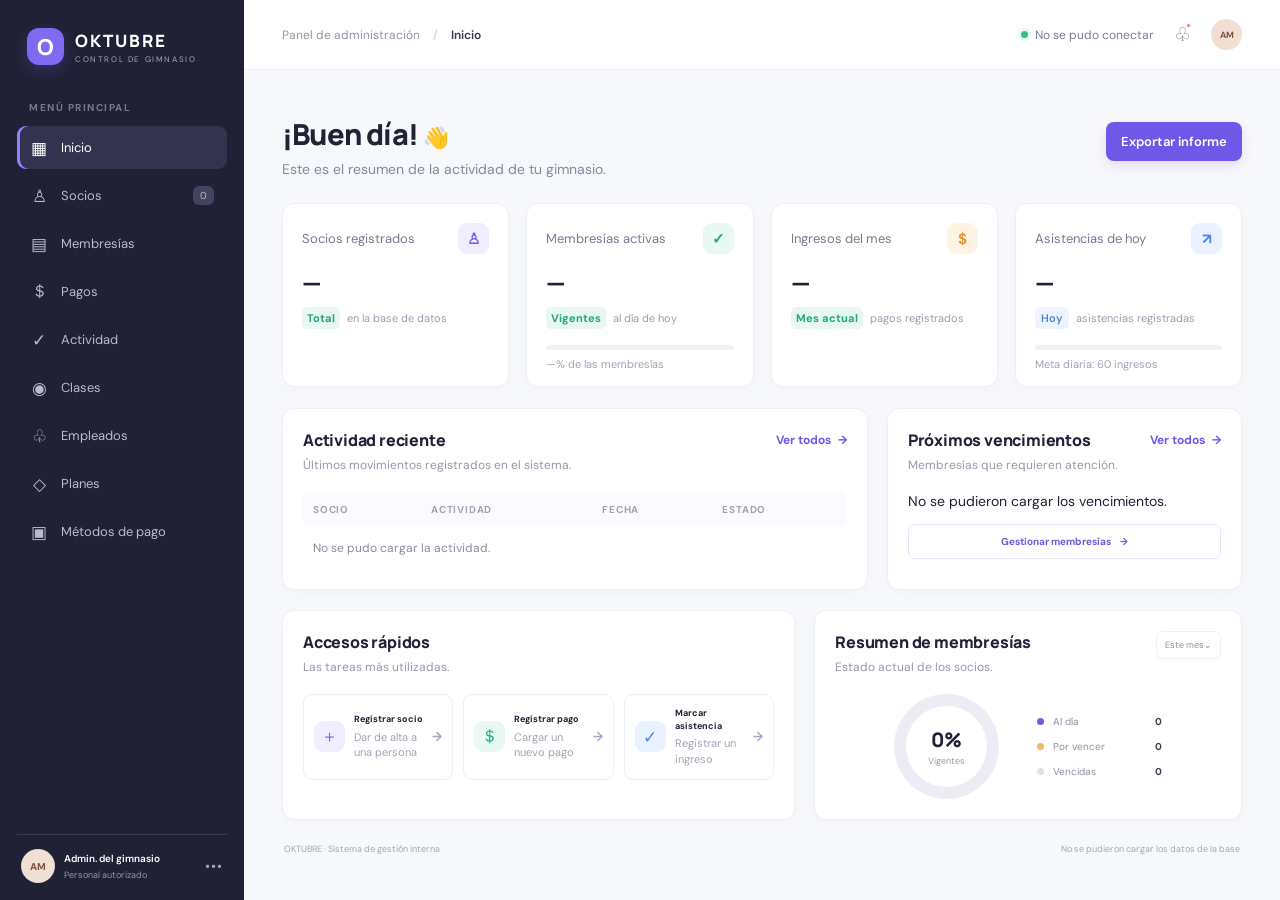
<file: index.html>
<!DOCTYPE html>
<html lang="es">

<head>
  <meta charset="UTF-8">
  <meta name="viewport" content="width=device-width, initial-scale=1.0">
  <title>OKTUBRE | Panel de administración</title>
  <link rel="stylesheet" href="styles.css?v=20261125-1">
</head>

<body data-api="./api/api.php">
  <div class="aplicacion">
    <aside class="barra-lateral">
      <a class="marca" href="index.html" aria-label="OKTUBRE inicio">
        <span class="logo-marca">O</span>
        <span><strong>OKTUBRE</strong><small>CONTROL DE GIMNASIO</small></span>
      </a>

      <p class="etiqueta-nav">MENÚ PRINCIPAL</p>
      <nav>
        <a class="item-nav activo" href="index.html"><span class="icono-nav">▦</span>Inicio</a>
        <a class="item-nav" href="html/gestion.php?section=socios"><span class="icono-nav">♙</span>Socios <span class="contador-nav">0</span></a>
        <a class="item-nav" href="html/gestion.php?section=membresias"><span class="icono-nav">▤</span>Membresías</a>
        <a class="item-nav" href="html/gestion.php?section=pagos"><span class="icono-nav">＄</span>Pagos</a>
        <a class="item-nav" href="html/gestion.php?section=actividad"><span class="icono-nav">✓</span>Actividad</a>
        <a class="item-nav" href="html/gestion.php?section=clases"><span class="icono-nav">◉</span>Clases</a>
        <a class="item-nav" href="html/gestion.php?section=empleados"><span class="icono-nav">♧</span>Empleados</a>
        <a class="item-nav" href="html/gestion.php?section=planes"><span class="icono-nav">◇</span>Planes</a>
        <a class="item-nav" href="html/gestion.php?section=metodos_pago"><span class="icono-nav">▣</span>Métodos de pago</a>
      </nav>

      <div class="barra-lateral-inferior">
        <div class="perfil">
          <div class="avatar">AM</div>
          <div class="texto-perfil"><strong>Admin. del gimnasio</strong><small>Personal autorizado</small></div>
          <span class="puntos">•••</span>
        </div>
      </div>
    </aside>

    <main class="principal">
      <header class="barra-superior">
        <div class="breadcrumb">Panel de administración <span>/</span> <strong>Inicio</strong></div>
        <div class="acciones-superiores">
          <span class="estado"><i></i> Sistema operativo</span>
          <a class="boton-icono" href="html/gestion.php?section=membresias" aria-label="Ver vencimientos">♧<b></b></a>
          <div class="avatar avatar-pequeno">AM</div>
        </div>
      </header>

      <section class="contenido">
        <div class="fila-bienvenida">
          <div>
            <p class="subtitulo-superior" id="fecha-hoy"></p>
            <h1>¡Buen día! <span>👋</span></h1>
            <p class="subtitulo">Este es el resumen de la actividad de tu gimnasio.</p>
          </div>
          <button class="boton-principal" id="export-report"><span>Exportar informe</span></button>
        </div>

        <div class="grilla-estadisticas">
          <article class="tarjeta-estadistica">
            <div class="estadistica-superior"><span>Socios registrados</span><span class="icono-estadistica violeta">♙</span></div>
            <div class="valor-estadistica">—</div>
            <div class="pie-estadistica"><span class="tendencia">Total</span><span>en la base de datos</span></div>
          </article>
          <article class="tarjeta-estadistica">
            <div class="estadistica-superior"><span>Membresías activas</span><span class="icono-estadistica verde">✓</span></div>
            <div class="valor-estadistica">—</div>
            <div class="pie-estadistica"><span class="tendencia">Vigentes</span><span>al día de hoy</span></div>
            <div class="pista-progreso">
              <div class="progreso progreso-verde"></div>
            </div>
            <small class="leyenda-estadistica">—% de las membresías</small>
          </article>
          <article class="tarjeta-estadistica">
            <div class="estadistica-superior"><span>Ingresos del mes</span><span class="icono-estadistica naranja">$</span></div>
            <div class="valor-estadistica">—</div>
            <div class="pie-estadistica"><span class="tendencia">Mes actual</span><span>pagos registrados</span></div>
            <div class="linea-tendencia"><svg viewBox="0 0 180 35" role="img" aria-label="Tendencia de ingresos">
                <polyline points="" />
              </svg></div>
          </article>
          <article class="tarjeta-estadistica">
            <div class="estadistica-superior"><span>Asistencias de hoy</span><span class="icono-estadistica azul">↗</span></div>
            <div class="valor-estadistica">—</div>
            <div class="pie-estadistica"><span class="pildora-neutral">Hoy</span><span>asistencias registradas</span></div>
            <div class="pista-progreso">
              <div class="progreso progreso-azul"></div>
            </div>
            <small class="leyenda-estadistica">Meta diaria: 60 ingresos</small>
          </article>
        </div>

        <div class="grilla-secciones">
          <section class="panel panel-actividad">
            <div class="encabezado-panel">
              <div>
                <h2>Actividad reciente</h2>
                <p>Últimos movimientos registrados en el sistema.</p>
              </div>
              <a href="html/gestion.php?section=actividad">Ver todos <span>→</span></a>
            </div>
            <div class="contenedor-tabla">
              <table>
                <thead>
                  <tr>
                    <th>SOCIO</th>
                    <th>ACTIVIDAD</th>
                    <th>FECHA</th>
                    <th>ESTADO</th>
                  </tr>
                </thead>
                <tbody>
                  <tr><td colspan="4">Cargando actividad…</td></tr>
                </tbody>
              </table>
            </div>
          </section>

          <section class="panel panel-renovaciones">
            <div class="encabezado-panel">
              <div>
                <h2>Próximos vencimientos</h2>
                <p>Membresías que requieren atención.</p>
              </div>
              <a href="html/gestion.php?section=membresias">Ver todos <span>→</span></a>
            </div>
            <div class="lista-renovaciones">
              <p>Cargando vencimientos…</p>
            </div>
            <a class="boton-delimitado" href="html/gestion.php?section=membresias">Gestionar membresías <span>→</span></a>
          </section>
        </div>

        <div class="grilla-inferior">
          <section class="panel panel-rapido">
            <div class="encabezado-panel">
              <div>
                <h2>Accesos rápidos</h2>
                <p>Las tareas más utilizadas.</p>
              </div>
            </div>
            <div class="acciones-rapidas">
              <a href="html/gestion.php?section=socios#nuevo"><span class="icono-rapido violeta">＋</span><span><strong>Registrar socio</strong><small>Dar de
                    alta a una persona</small></span><b>→</b></a>
              <a href="html/gestion.php?section=pagos#nuevo"><span class="icono-rapido verde">＄</span><span><strong>Registrar pago</strong><small>Cargar un
                    nuevo pago</small></span><b>→</b></a>
              <a href="html/gestion.php?section=actividad#nuevo"><span class="icono-rapido azul">✓</span><span><strong>Marcar asistencia</strong><small>Registrar
                    un ingreso</small></span><b>→</b></a>
            </div>
          </section>
          <section class="panel panel-ocupacion">
            <div class="encabezado-panel">
              <div>
                <h2>Resumen de membresías</h2>
                <p>Estado actual de los socios.</p>
              </div><span class="periodo">Este mes⌄</span>
            </div>
            <div class="resumen-membresia">
              <div class="dona" aria-label="Resumen de membresías">
                <div><strong>0%</strong><small>Vigentes</small></div>
              </div>
              <div class="leyenda">
                <div><i class="punto punto-activo"></i><span>Al día</span><strong>0</strong></div>
                <div><i class="punto punto-pendiente"></i><span>Por vencer</span><strong>0</strong></div>
                <div><i class="punto punto-vencido"></i><span>Vencidas</span><strong>0</strong></div>
              </div>
            </div>
          </section>
        </div>
        <footer>OKTUBRE · Sistema de gestión interna <span>Conectado a ingresos_gim</span></footer>
      </section>
    </main>
  </div>
  <script src="js/api.js?v=20261106-5" defer></script>
</body>

</html>
</file>
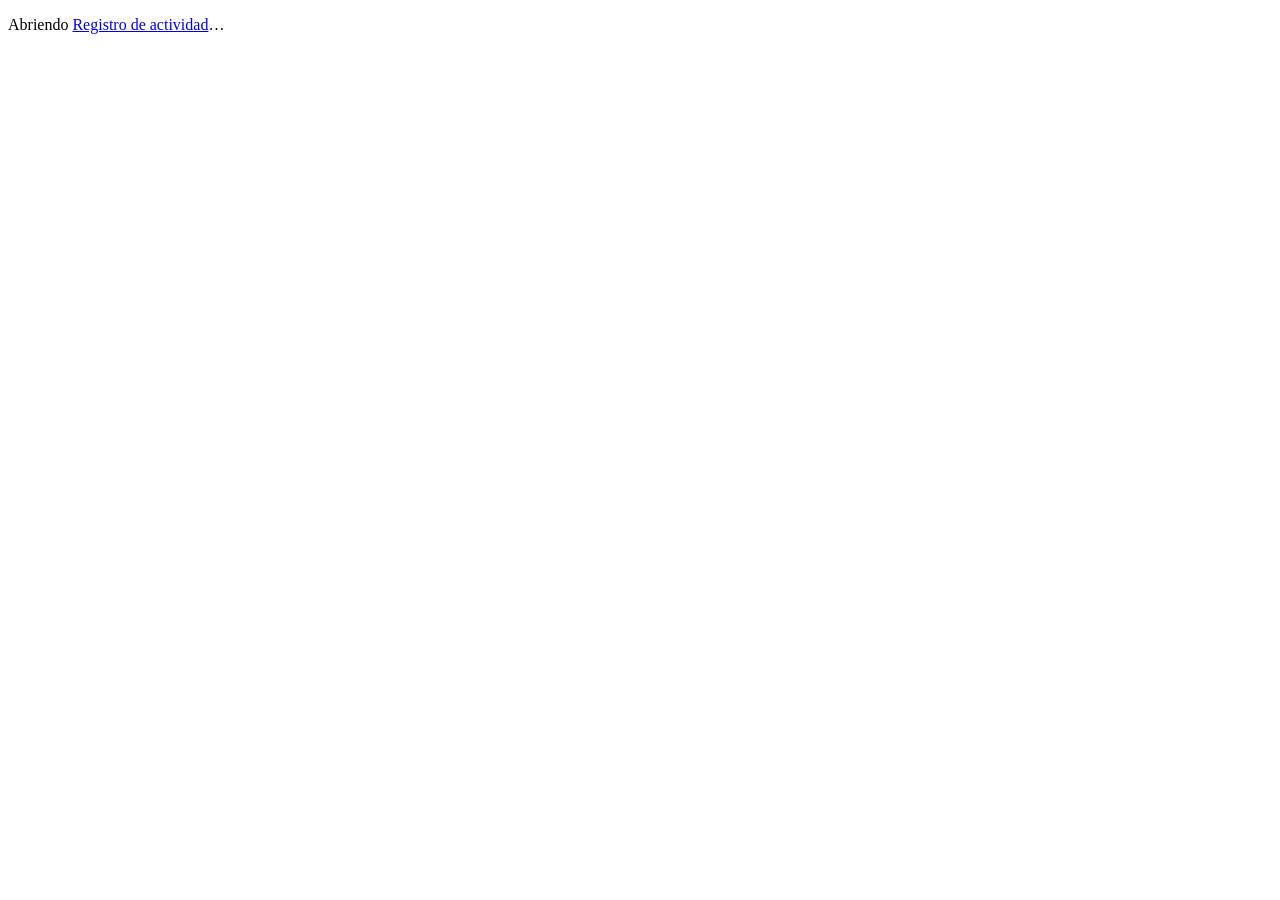
<file: html/actividad.html>
<!doctype html>
<html lang="es">
<head>
    <meta charset="utf-8">
    <meta http-equiv="refresh" content="0;url=gestion.php?section=actividad">
    <meta name="viewport" content="width=device-width, initial-scale=1">
    <title>OKTUBRE | Actividad</title>
</head>
<body>
    <p>Abriendo <a href="gestion.php?section=actividad">Registro de actividad</a>…</p>
</body>
</html>
</file>
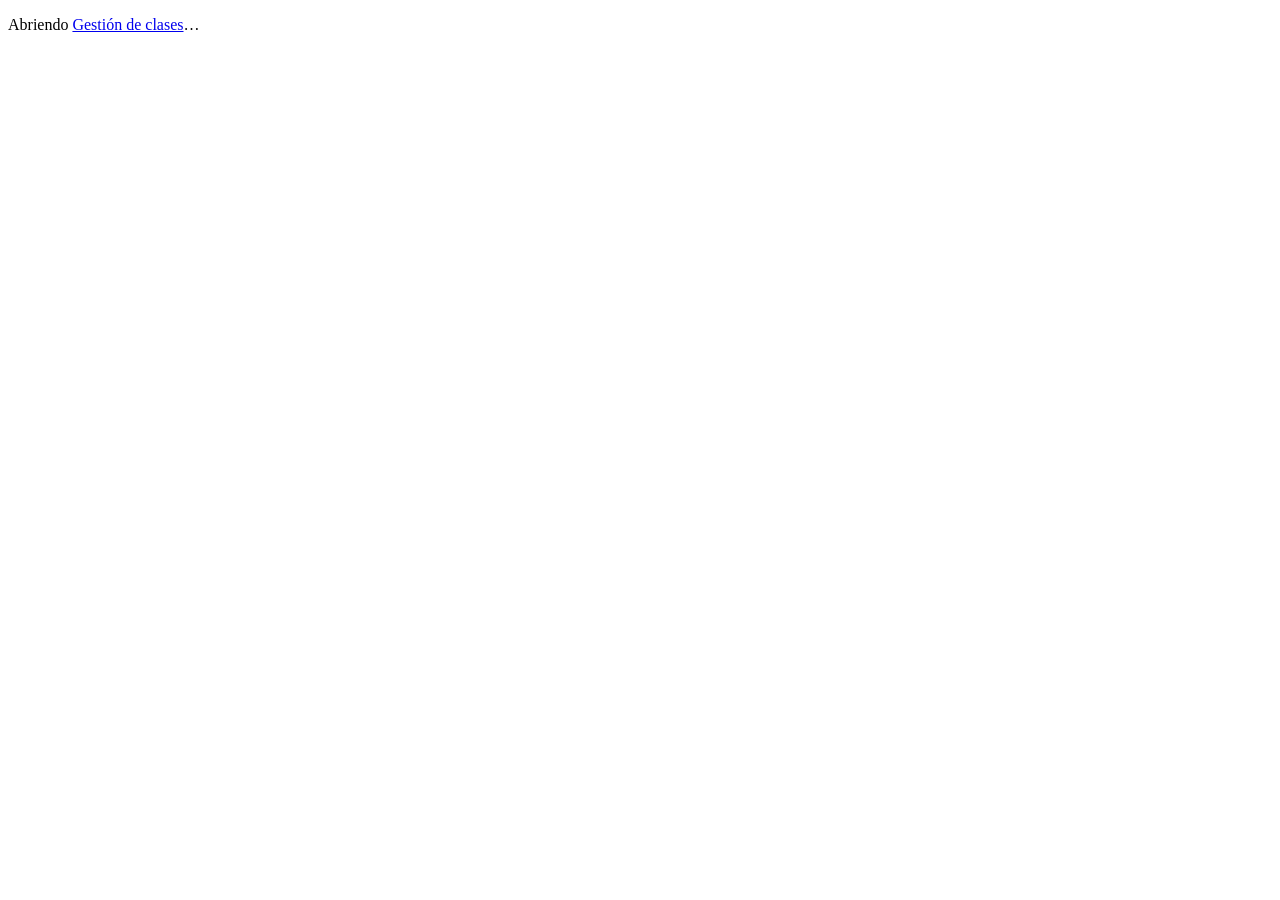
<file: html/clases.html>
<!doctype html>
<html lang="es">
<head>
    <meta charset="utf-8">
    <meta http-equiv="refresh" content="0;url=gestion.php?section=clases">
    <meta name="viewport" content="width=device-width, initial-scale=1">
    <title>OKTUBRE | Clases</title>
</head>
<body>
    <p>Abriendo <a href="gestion.php?section=clases">Gestión de clases</a>…</p>
</body>
</html>
</file>
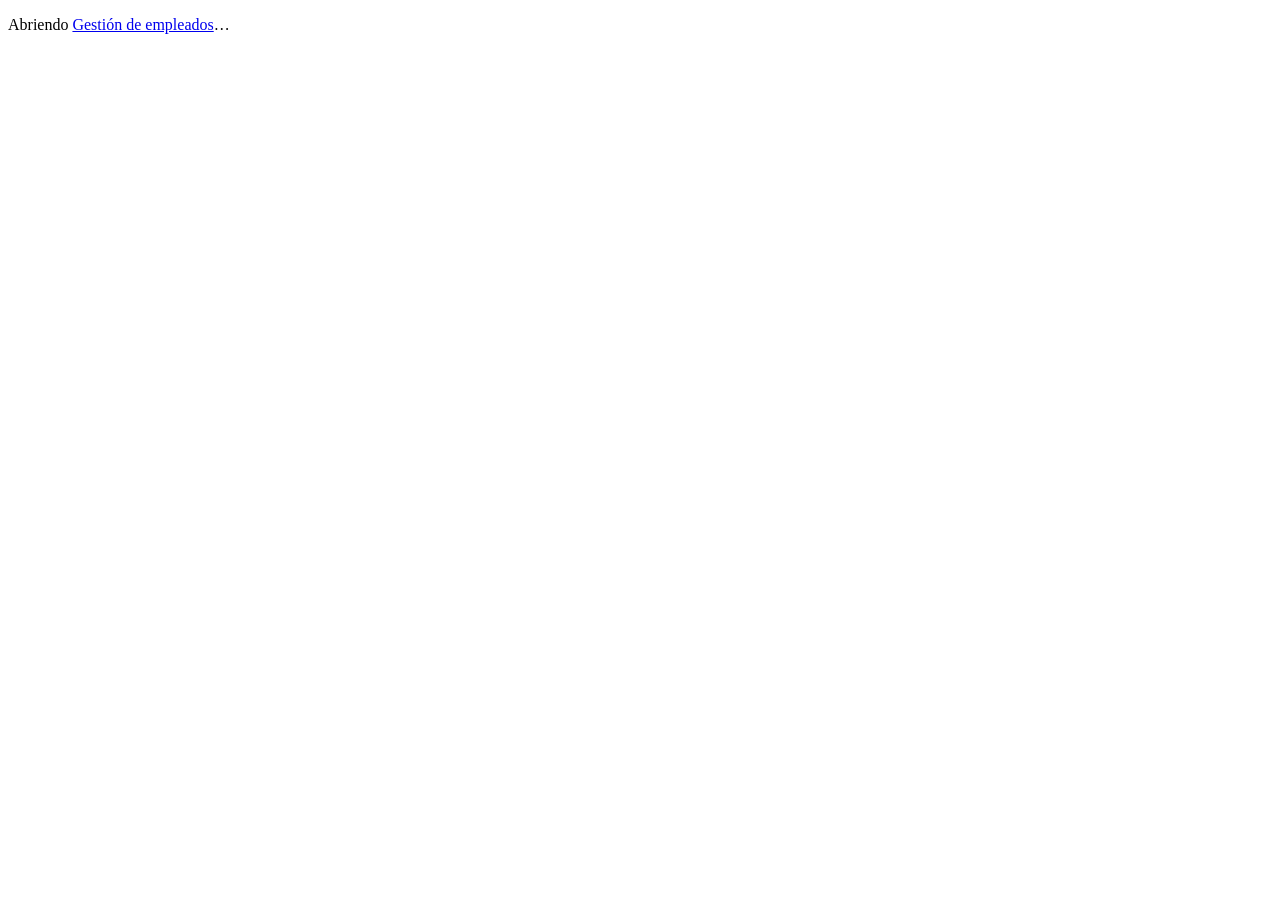
<file: html/empleados.html>
<!doctype html>
<html lang="es">
<head>
    <meta charset="utf-8">
    <meta http-equiv="refresh" content="0;url=gestion.php?section=empleados">
    <meta name="viewport" content="width=device-width, initial-scale=1">
    <title>OKTUBRE | Empleados</title>
</head>
<body>
    <p>Abriendo <a href="gestion.php?section=empleados">Gestión de empleados</a>…</p>
</body>
</html>
</file>
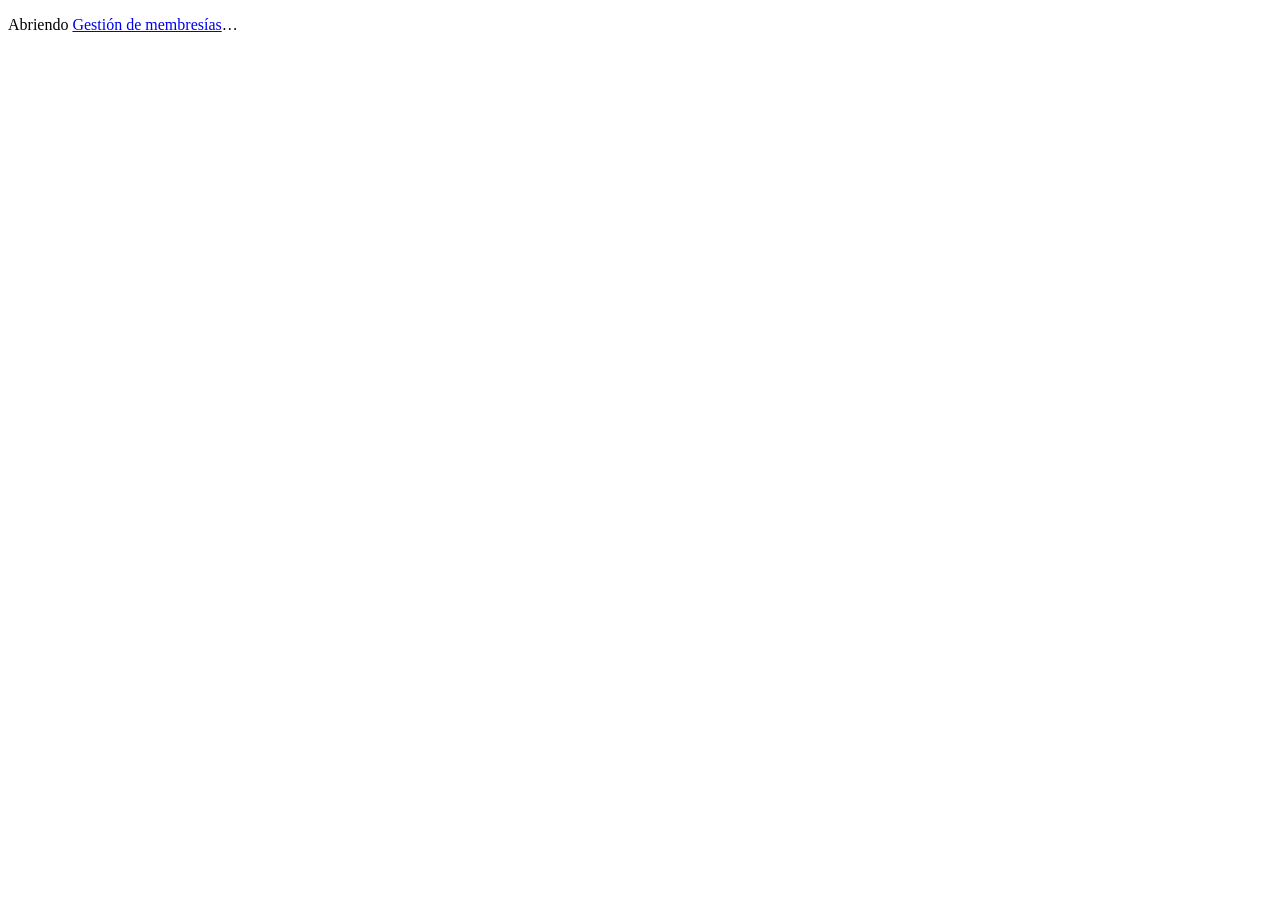
<file: html/membresias.html>
<!doctype html>
<html lang="es">
<head>
    <meta charset="utf-8">
    <meta http-equiv="refresh" content="0;url=gestion.php?section=membresias">
    <meta name="viewport" content="width=device-width, initial-scale=1">
    <title>OKTUBRE | Membresías</title>
</head>
<body>
    <p>Abriendo <a href="gestion.php?section=membresias">Gestión de membresías</a>…</p>
</body>
</html>
</file>
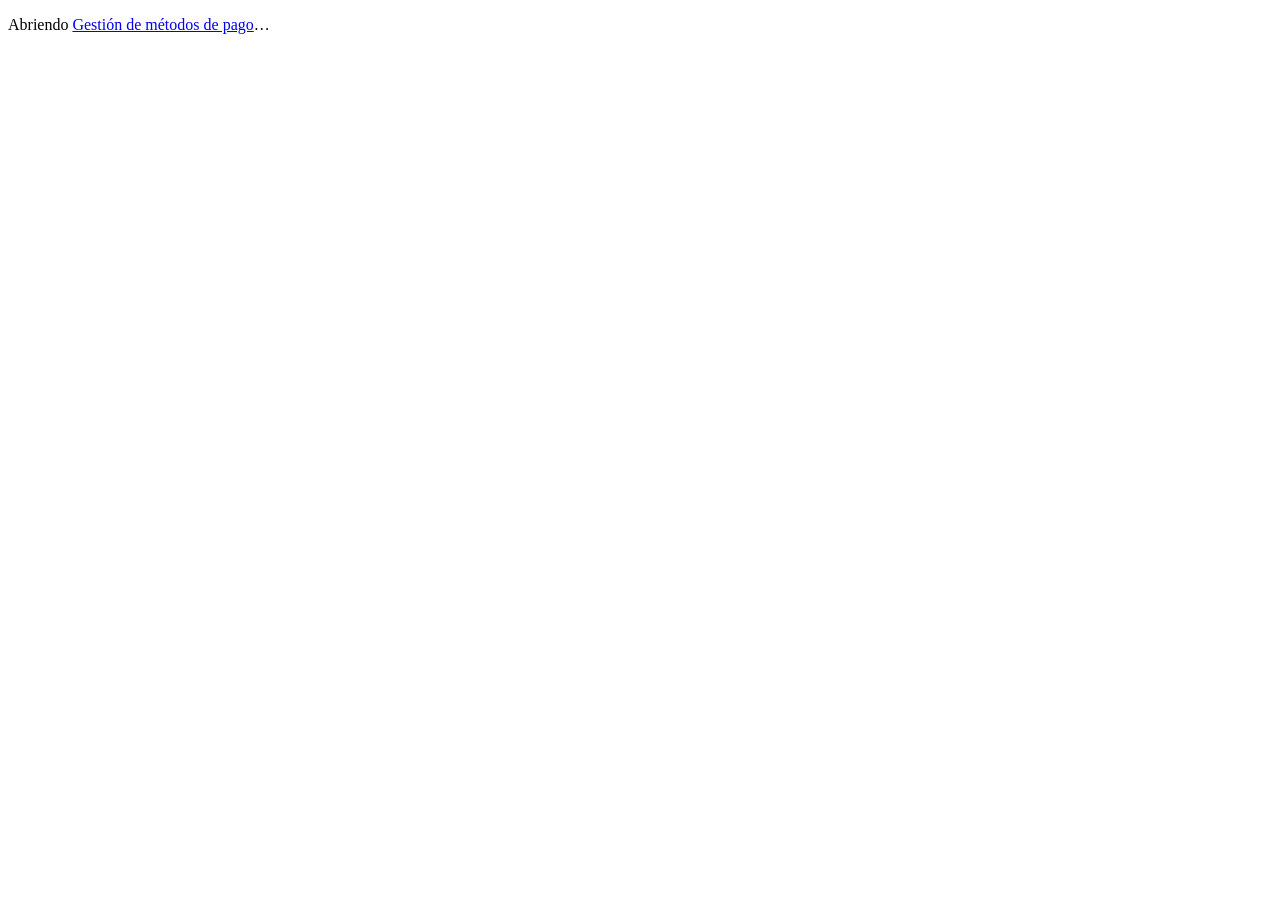
<file: html/metodos_pago.html>
<!doctype html>
<html lang="es">
<head>
    <meta charset="utf-8">
    <meta http-equiv="refresh" content="0;url=gestion.php?section=metodos_pago">
    <meta name="viewport" content="width=device-width, initial-scale=1">
    <title>OKTUBRE | Métodos de pago</title>
</head>
<body>
    <p>Abriendo <a href="gestion.php?section=metodos_pago">Gestión de métodos de pago</a>…</p>
</body>
</html>
</file>
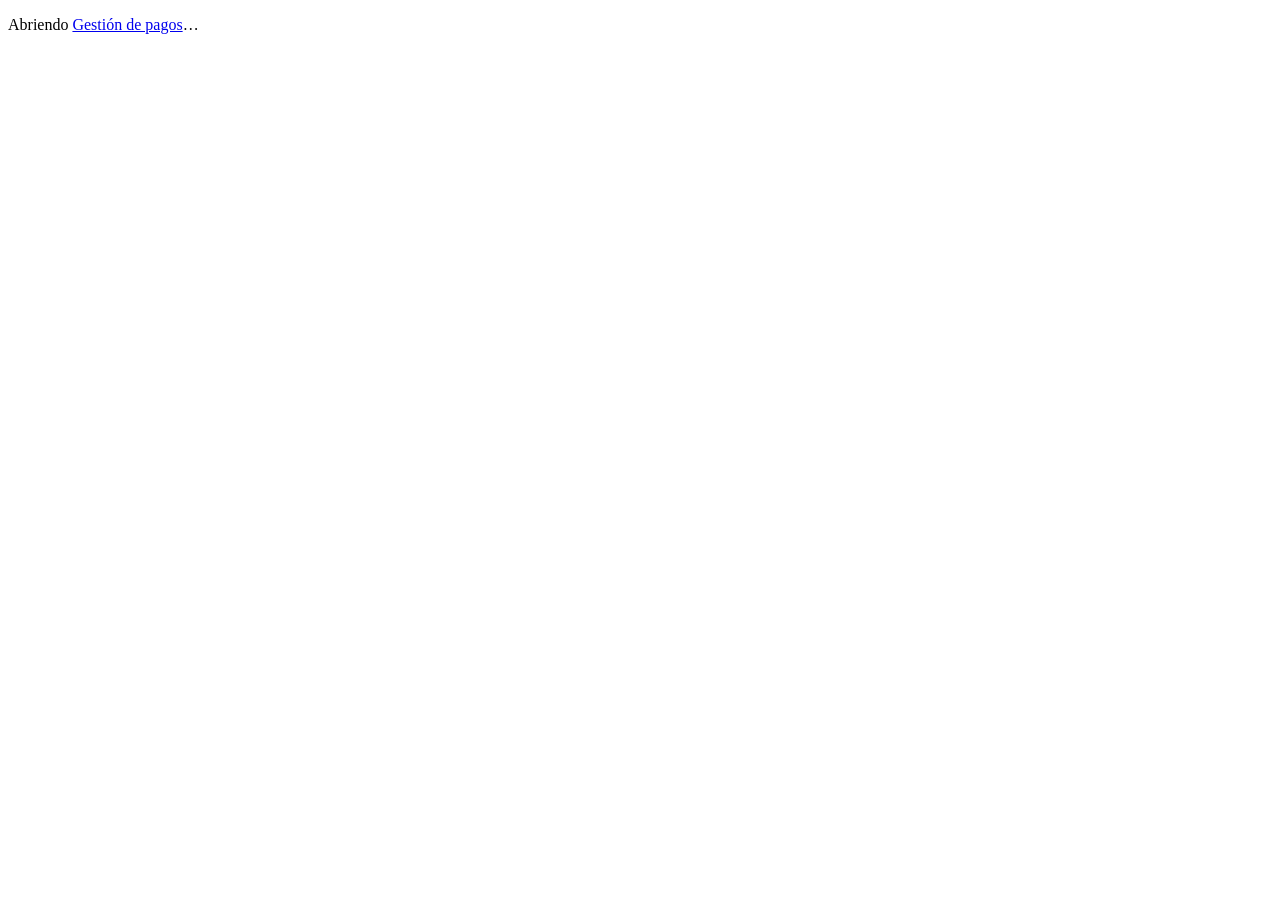
<file: html/pagos.html>
<!doctype html>
<html lang="es">
<head>
    <meta charset="utf-8">
    <meta http-equiv="refresh" content="0;url=gestion.php?section=pagos">
    <meta name="viewport" content="width=device-width, initial-scale=1">
    <title>OKTUBRE | Pagos</title>
</head>
<body>
    <p>Abriendo <a href="gestion.php?section=pagos">Gestión de pagos</a>…</p>
</body>
</html>
</file>
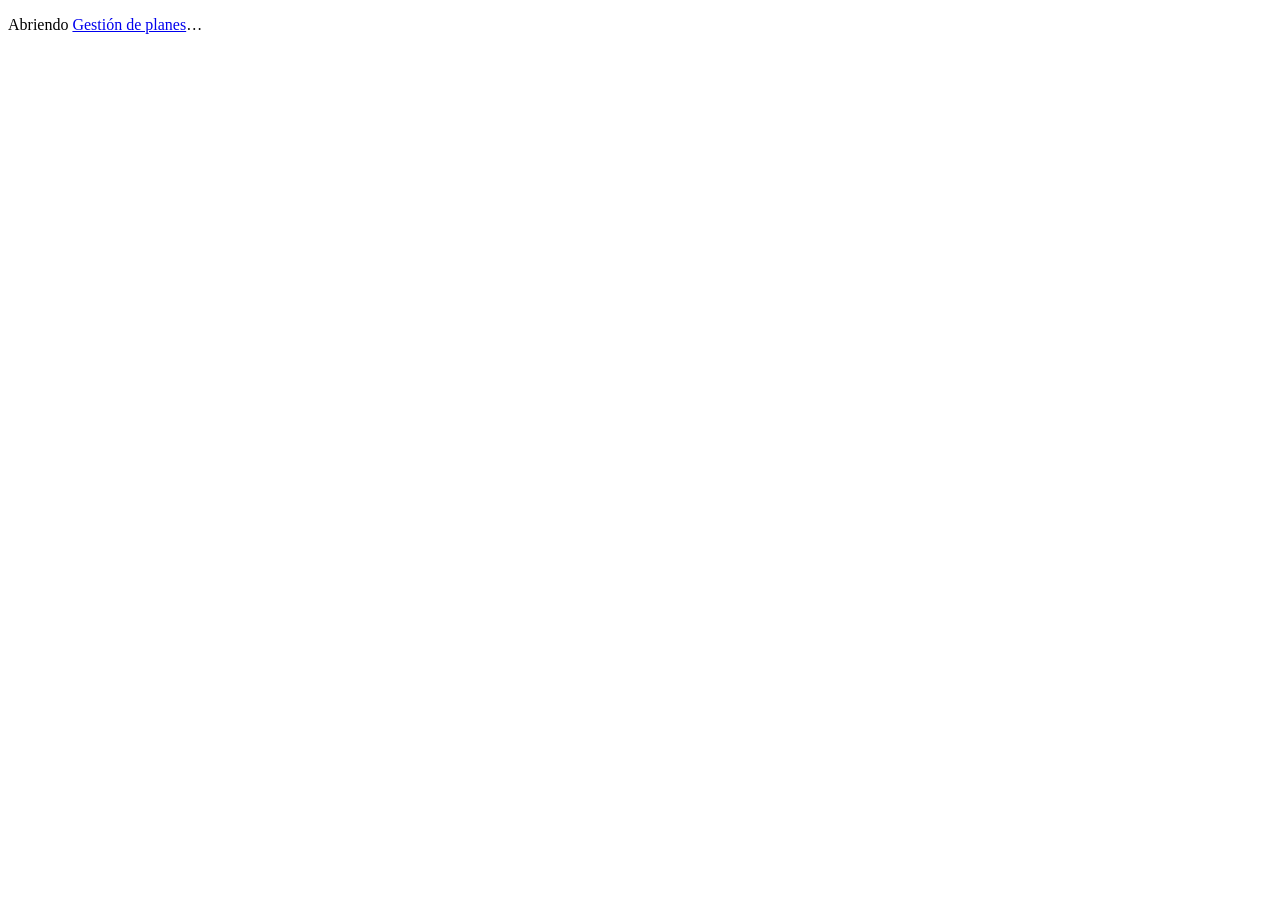
<file: html/planes.html>
<!doctype html>
<html lang="es">
<head>
    <meta charset="utf-8">
    <meta http-equiv="refresh" content="0;url=gestion.php?section=planes">
    <meta name="viewport" content="width=device-width, initial-scale=1">
    <title>OKTUBRE | Planes</title>
</head>
<body>
    <p>Abriendo <a href="gestion.php?section=planes">Gestión de planes</a>…</p>
</body>
</html>
</file>
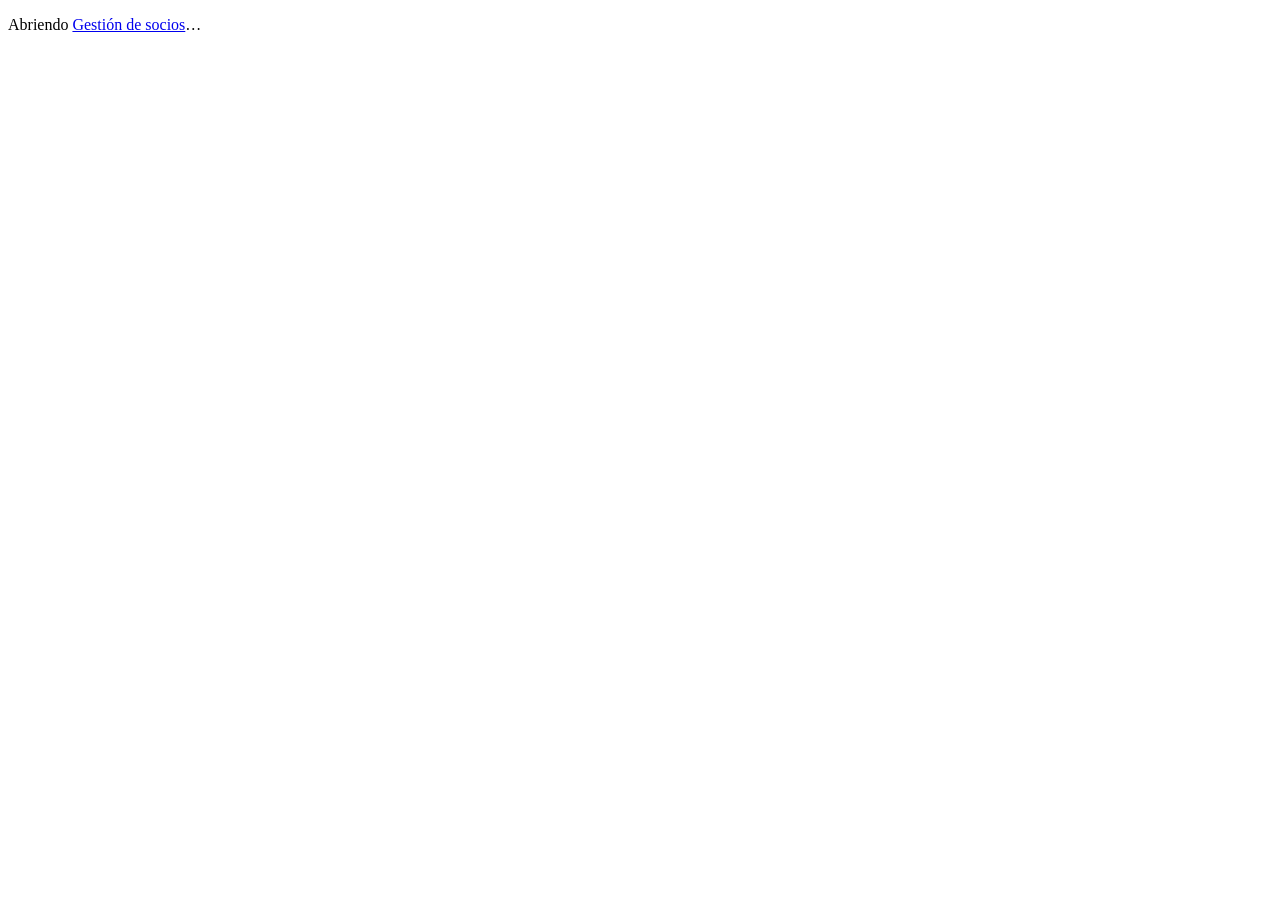
<file: html/socios.html>
<!doctype html>
<html lang="es">
<head>
    <meta charset="utf-8">
    <meta http-equiv="refresh" content="0;url=gestion.php?section=socios">
    <meta name="viewport" content="width=device-width, initial-scale=1">
    <title>OKTUBRE | Socios</title>
</head>
<body>
    <p>Abriendo <a href="gestion.php?section=socios">Gestión de socios</a>…</p>
</body>
</html>
</file>
<file: styles.css>
@import url('https://fonts.googleapis.com/css2?family=DM+Sans:wght@400;500;600;700&family=Manrope:wght@400;500;600;700;800&display=swap');

:root {
  --tinta: #202235;
  --atenuado: #85899c;
  --linea: #ececf3;
  --purpura: #7157e8;
  --barra-lateral-color: #202135;
  --superficie: #ffffff;
  --fondo: #f7f8fc;
}

* {
  box-sizing: border-box;
}

body {
  margin: 0;
  color: var(--tinta);
  background: var(--fondo);
  font-family: 'DM Sans', sans-serif;
  font-size: 14px;
}

button,
a {
  font: inherit;
}

a {
  color: inherit;
  text-decoration: none;
}

button {
  cursor: pointer;
}

.aplicacion {
  min-height: 100vh;
}

.barra-lateral {
  position: fixed;
  inset: 0 auto 0 0;
  width: 244px;
  background: var(--barra-lateral-color);
  color: #fff;
  padding: 28px 17px 17px;
  display: flex;
  flex-direction: column;
  z-index: 2;
}

.marca {
  display: flex;
  align-items: center;
  gap: 11px;
  padding: 0 10px 36px;
}

.logo-marca {
  display: grid;
  place-items: center;
  width: 37px;
  height: 37px;
  border-radius: 12px;
  background: #8169f2;
  font: 800 22px Manrope, sans-serif;
  box-shadow: 0 5px 16px #7157e844;
}

.marca strong {
  display: block;
  font: 800 17px Manrope, sans-serif;
  letter-spacing: 2px;
}

.marca small {
  display: block;
  margin-top: 2px;
  color: #a4a5bb;
  font-size: 8px;
  letter-spacing: 1.6px;
}

.etiqueta-nav {
  padding: 0 12px;
  margin: 0 0 12px;
  color: #777990;
  font-size: 9px;
  font-weight: 700;
  letter-spacing: 1.5px;
}

nav {
  display: grid;
  gap: 5px;
}

.item-nav {
  display: flex;
  align-items: center;
  gap: 13px;
  min-height: 43px;
  padding: 0 13px;
  border-radius: 9px;
  color: #b9bbce;
  transition: background .2s, color .2s;
}

.item-nav:hover,
.item-nav.activo {
  background: #34334f;
  color: #fff;
}

.item-nav.activo {
  box-shadow: inset 3px 0 #947fff;
}

.icono-nav {
  width: 18px;
  text-align: center;
  font-size: 17px;
}

.contador-nav {
  margin-left: auto;
  padding: 3px 7px;
  background: #45435f;
  border-radius: 6px;
  font-size: 10px;
}

.barra-lateral-inferior {
  margin-top: auto;
}

.tarjeta-ayuda {
  margin: 20px 3px 18px;
  padding: 16px 14px;
  border: 1px solid #3b3a55;
  border-radius: 12px;
  background: linear-gradient(140deg, #2b2b45, #25253b);
}

.simbolo-ayuda {
  display: grid;
  place-items: center;
  width: 25px;
  height: 25px;
  border-radius: 8px;
  color: #c7baff;
  background: #464066;
  font-weight: 700;
  margin-bottom: 12px;
}

.tarjeta-ayuda strong {
  font-size: 11px;
}

.tarjeta-ayuda p {
  margin: 7px 0 12px;
  color: #a5a6bc;
  font-size: 10px;
  line-height: 1.6;
}

.tarjeta-ayuda a {
  color: #bcb0ff;
  font-size: 11px;
  font-weight: 700;
}

.tarjeta-ayuda a span {
  margin-left: 4px;
}

.perfil {
  display: flex;
  align-items: center;
  gap: 9px;
  padding: 14px 4px 0;
  border-top: 1px solid #3a3a50;
}

.avatar {
  flex: 0 0 auto;
  display: grid;
  place-items: center;
  width: 34px;
  height: 34px;
  border-radius: 50%;
  background: #f2dfd3;
  color: #7d5142;
  font-size: 10px;
  font-weight: 700;
}

.texto-perfil {
  min-width: 0;
}

.texto-perfil strong,
.texto-perfil small {
  display: block;
}

.texto-perfil strong {
  font-size: 10px;
  font-weight: 600;
  white-space: nowrap;
}

.texto-perfil small {
  color: #9294ad;
  margin-top: 4px;
  font-size: 9px;
}

.puntos {
  margin-left: auto;
  color: #a3a5bb;
  letter-spacing: 1px;
}

.principal {
  margin-left: 244px;
  min-height: 100vh;
}

.barra-superior {
  height: 70px;
  padding: 0 38px;
  background: #fff;
  border-bottom: 1px solid #efeff5;
  display: flex;
  align-items: center;
  justify-content: space-between;
}

.breadcrumb {
  color: #9295a6;
  font-size: 11px;
}

.breadcrumb span {
  margin: 0 10px;
  color: #c7c8d2;
}

.breadcrumb strong {
  color: #38394d;
  font-weight: 600;
}

.acciones-superiores {
  display: flex;
  align-items: center;
  gap: 20px;
}

.estado {
  display: flex;
  align-items: center;
  gap: 7px;
  color: #777d90;
  font-size: 10px;
}

.estado i {
  width: 7px;
  height: 7px;
  border-radius: 50%;
  background: #39bf8a;
  box-shadow: 0 0 0 3px #e5f8ef;
}

.boton-icono {
  position: relative;
  border: 0;
  background: none;
  color: #777b91;
  font-size: 19px;
}

.boton-icono b {
  position: absolute;
  top: 1px;
  right: 0;
  width: 5px;
  height: 5px;
  border-radius: 50%;
  background: #ef777d;
  border: 1px solid white;
}

.avatar-pequeno {
  width: 31px;
  height: 31px;
  font-size: 9px;
}

.contenido {
  max-width: 1600px;
  margin: 0 auto;
  padding: 34px 38px 20px;
}

.fila-bienvenida {
  display: flex;
  justify-content: space-between;
  align-items: center;
  margin-bottom: 25px;
}

.subtitulo-superior {
  margin: 0 0 10px;
  color: #8d90a2;
  font-size: 9px;
  font-weight: 700;
  letter-spacing: 1.2px;
}

h1,
h2,
p {
  margin-top: 0;
}

h1 {
  margin-bottom: 6px;
  font: 800 27px Manrope, sans-serif;
  letter-spacing: -.8px;
}

h1 span {
  font-size: 21px;
}

.subtitulo {
  margin-bottom: 0;
  color: #85899c;
  font-size: 12px;
}

.boton-principal {
  display: flex;
  align-items: center;
  gap: 9px;
  padding: 11px 15px;
  color: #fff;
  border: 0;
  border-radius: 8px;
  background: var(--purpura);
  box-shadow: 0 5px 12px #7157e826;
  font-size: 11px;
  font-weight: 600;
}

.boton-principal:hover {
  background: #6046d6;
}

.grilla-estadisticas {
  display: grid;
  grid-template-columns: repeat(4, minmax(0, 1fr));
  gap: 17px;
  margin-bottom: 21px;
}

.tarjeta-estadistica,
.panel {
  background: var(--superficie);
  border: 1px solid #eeeef5;
  border-radius: 12px;
  box-shadow: 0 3px 12px #26264a05;
}

.tarjeta-estadistica {
  position: relative;
  min-height: 157px;
  padding: 19px 19px 15px;
  overflow: hidden;
}

.estadistica-superior {
  display: flex;
  justify-content: space-between;
  align-items: center;
  color: #777b90;
  font-size: 11px;
}

.icono-estadistica {
  display: grid;
  place-items: center;
  width: 31px;
  height: 31px;
  border-radius: 9px;
  font-size: 15px;
  font-weight: 700;
}

.violeta {
  color: #795fe7;
  background: #f0edff;
}

.verde {
  color: #20a97c;
  background: #e7f9f1;
}

.naranja {
  color: #e29a39;
  background: #fff3e4;
}

.azul {
  color: #4789e9;
  background: #eaf2ff;
}

.valor-estadistica {
  margin: 11px 0 7px;
  font: 800 25px Manrope, sans-serif;
  letter-spacing: -.8px;
}

.pie-estadistica {
  display: flex;
  align-items: center;
  gap: 7px;
  color: #9a9dae;
  font-size: 9px;
}

.tendencia {
  color: #22a779;
  background: #e8f8f0;
  padding: 4px 5px;
  border-radius: 5px;
  font-weight: 700;
}

.pildora-neutral {
  padding: 4px 6px;
  border-radius: 5px;
  color: #4c86d9;
  background: #edf4ff;
  font-weight: 600;
}

.barras-miniatura {
  position: absolute;
  right: 17px;
  bottom: 0;
  height: 36px;
  display: flex;
  align-items: end;
  gap: 4px;
  opacity: .8;
}

.barras-miniatura i {
  display: block;
  width: 7px;
  border-radius: 3px 3px 0 0;
  background: #b8aafa;
}

.pista-progreso {
  width: 100%;
  height: 5px;
  margin-top: 16px;
  background: #f0f1f7;
  border-radius: 5px;
  overflow: hidden;
}

.progreso {
  height: 100%;
  border-radius: 5px;
}

.progreso-verde {
  width: 0;
  background: #46c79b;
}

.progreso-azul {
  width: 0;
  background: #6ba6f6;
}

.leyenda-estadistica {
  display: block;
  margin-top: 7px;
  color: #a1a4b3;
  font-size: 9px;
}

.linea-tendencia {
  position: absolute;
  width: 90px;
  right: 14px;
  bottom: 10px;
  opacity: .8;
}

.linea-tendencia svg {
  width: 100%;
  overflow: visible;
}

.linea-tendencia polyline {
  fill: none;
  stroke: #f0b25b;
  stroke-width: 2.5;
  stroke-linecap: round;
  stroke-linejoin: round;
}

.grilla-secciones {
  display: grid;
  grid-template-columns: minmax(0, 1.65fr) minmax(290px, 1fr);
  gap: 19px;
  margin-bottom: 20px;
}

.panel {
  padding: 20px;
  min-width: 0;
}

.encabezado-panel {
  display: flex;
  justify-content: space-between;
  align-items: flex-start;
  gap: 10px;
  margin-bottom: 19px;
}

.encabezado-panel h2 {
  margin: 0 0 6px;
  font: 800 14px Manrope, sans-serif;
  letter-spacing: -.2px;
}

.encabezado-panel p {
  margin: 0;
  color: #9699aa;
  font-size: 10px;
}

.encabezado-panel>a {
  flex: 0 0 auto;
  color: #7157e8;
  font-size: 10px;
  font-weight: 700;
  padding-top: 3px;
}

.encabezado-panel>a span {
  margin-left: 4px;
}

.contenedor-tabla {
  overflow-x: auto;
}

table {
  width: 100%;
  border-collapse: collapse;
  text-align: left;
  white-space: nowrap;
}

th {
  padding: 11px 10px;
  color: #a0a3b2;
  font-size: 8px;
  font-weight: 700;
  letter-spacing: .8px;
  background: #fafaff;
}

th:first-child {
  border-radius: 6px 0 0 6px;
}

th:last-child {
  border-radius: 0 6px 6px 0;
}

td {
  padding: 13px 10px;
  border-bottom: 1px solid #f1f1f6;
  color: #898da0;
  font-size: 10px;
}

tbody tr:last-child td {
  border-bottom: 0;
}

.persona {
  display: flex;
  align-items: center;
  gap: 9px;
}

.avatar-persona {
  display: grid;
  place-items: center;
  width: 30px;
  height: 30px;
  border-radius: 9px;
  font-size: 9px;
  font-weight: 700;
}

.lavanda {
  color: #775de0;
  background: #eeeaff;
}

.durazno {
  color: #bf7950;
  background: #fff0e6;
}

.menta {
  color: #269d7a;
  background: #e3f8ef;
}

.fondo-azul {
  color: #4b82d0;
  background: #e6f0ff;
}

.persona strong,
.persona small {
  display: block;
}

.persona strong {
  color: #37394e;
  font-size: 10px;
  font-weight: 700;
}

.persona small {
  margin-top: 4px;
  color: #a0a3b2;
  font-size: 9px;
}

.tipo-actividad {
  color: #55596f;
}

.insignia {
  display: inline-block;
  padding: 5px 7px;
  border-radius: 5px;
  font-size: 9px;
  font-weight: 600;
}

.pagado {
  color: #209b72;
  background: #e7f8f0;
}

.insignia-activa {
  color: #4b83d5;
  background: #eaf2ff;
}

.pendiente {
  color: #d08a31;
  background: #fff3e2;
}

.lista-renovaciones {
  margin-top: 2px;
}

.item-renovacion {
  display: flex;
  align-items: center;
  gap: 11px;
  padding: 11px 0;
  border-bottom: 1px solid #f0f0f5;
}

.item-renovacion:first-child {
  padding-top: 0;
}

.item-renovacion:last-child {
  border-bottom: 0;
}

.fecha-renovacion {
  display: flex;
  flex-direction: column;
  align-items: center;
  justify-content: center;
  width: 39px;
  height: 42px;
  flex: 0 0 auto;
  border: 1px solid #efeff5;
  border-radius: 8px;
}

.fecha-renovacion strong {
  font: 800 15px Manrope, sans-serif;
}

.fecha-renovacion small {
  margin-top: 2px;
  color: #989bad;
  font-size: 8px;
  font-weight: 700;
}

.info-renovacion {
  min-width: 0;
  flex: 1;
}

.info-renovacion strong,
.info-renovacion small {
  display: block;
}

.info-renovacion strong {
  color: #3d3f52;
  font-size: 10px;
}

.info-renovacion small {
  margin-top: 5px;
  color: #9b9eae;
  font-size: 9px;
}

.dias-restantes {
  flex: 0 0 auto;
  color: #898da0;
  font-size: 9px;
}

.dias-restantes.urgente {
  color: #dc7777;
  background: #fff0f0;
  padding: 5px 6px;
  border-radius: 5px;
}

.boton-delimitado {
  width: 100%;
  display: flex;
  justify-content: center;
  gap: 9px;
  margin-top: 13px;
  padding: 10px;
  border: 1px solid #e8e5fb;
  border-radius: 7px;
  color: #7058dc;
  background: #fff;
  font-size: 10px;
  font-weight: 700;
}

.boton-delimitado:hover {
  background: #f8f6ff;
}

.grilla-inferior {
  display: grid;
  grid-template-columns: minmax(0, 1.2fr) minmax(290px, 1fr);
  gap: 19px;
}

.panel-rapido,
.panel-ocupacion {
  min-height: 190px;
}

.acciones-rapidas {
  display: grid;
  grid-template-columns: repeat(3, minmax(0, 1fr));
  gap: 10px;
}

.acciones-rapidas a {
  display: flex;
  align-items: center;
  gap: 9px;
  padding: 12px 10px;
  min-width: 0;
  border: 1px solid #eeeef5;
  border-radius: 9px;
  transition: border .2s, transform .2s;
}

.acciones-rapidas a:hover {
  border-color: #d7d0ff;
  transform: translateY(-2px);
}

.icono-rapido {
  display: grid;
  place-items: center;
  flex: 0 0 auto;
  width: 31px;
  height: 31px;
  border-radius: 9px;
  font-size: 17px;
}

.acciones-rapidas a>span:nth-child(2) {
  min-width: 0;
  flex: 1;
}

.acciones-rapidas strong,
.acciones-rapidas small {
  display: block;
}

.acciones-rapidas strong {
  font-size: 9px;
  line-height: 1.4;
}

.acciones-rapidas small {
  margin-top: 4px;
  color: #a0a3b2;
  font-size: 8px;
  line-height: 1.4;
}

.acciones-rapidas b {
  color: #aaa5c8;
  font-size: 13px;
}

.periodo {
  padding: 7px 8px;
  border: 1px solid #efeff5;
  border-radius: 6px;
  color: #8b8ea1;
  font-size: 9px;
}

.resumen-membresia {
  display: flex;
  align-items: center;
  justify-content: center;
  gap: 38px;
}

.dona {
  display: grid;
  place-items: center;
  width: 105px;
  height: 105px;
  border-radius: 50%;
  background: conic-gradient(#ececf4 0 100%);
  position: relative;
}

.dona::before {
  content: '';
  position: absolute;
  inset: 12px;
  border-radius: 50%;
  background: white;
}

.dona>div {
  z-index: 1;
  text-align: center;
}

.dona strong,
.dona small {
  display: block;
}

.dona strong {
  font: 800 20px Manrope, sans-serif;
}

.dona small {
  margin-top: 2px;
  color: #9a9dae;
  font-size: 9px;
}

.leyenda {
  display: grid;
  gap: 12px;
  min-width: 125px;
}

.leyenda>div {
  display: grid;
  grid-template-columns: 8px 1fr auto;
  align-items: center;
  gap: 8px;
  color: #8c90a1;
  font-size: 10px;
}

.leyenda strong {
  color: #3b3d51;
  font-size: 10px;
}

.punto {
  width: 7px;
  height: 7px;
  border-radius: 50%;
}

.punto-activo {
  background: #7157e8;
}

.punto-pendiente {
  background: #f2b968;
}

.punto-vencido {
  background: #dfe0eb;
}

footer {
  display: flex;
  justify-content: space-between;
  gap: 15px;
  padding: 23px 2px 0;
  color: #a2a5b4;
  font-size: 9px;
}

footer span {
  text-align: right;
}

@media (max-width: 1250px) {
  .contenido {
    padding: 28px 24px 18px;
  }

  .barra-superior {
    padding: 0 24px;
  }

  .grilla-estadisticas {
    grid-template-columns: repeat(2, minmax(0, 1fr));
  }

  .acciones-rapidas {
    grid-template-columns: 1fr;
  }

  .acciones-rapidas a {
    padding: 9px 10px;
  }
}

@media (max-width: 950px) {
  .barra-lateral {
    width: 76px;
    padding: 23px 10px 14px;
  }

  .marca {
    justify-content: center;
    padding: 0 0 34px;
  }

  .marca>span:last-child,
  .etiqueta-nav {
    display: none;
  }

  nav {
    gap: 8px;
  }

  .item-nav {
    justify-content: center;
    padding: 0;
    font-size: 0;
  }
  .item-nav:not(.activo) { font-size: 0; }

  .item-nav.activo {
    font-size: 0;
  }

  .icono-nav {
    font-size: 18px;
  }

  .contador-nav,
  .tarjeta-ayuda,
  .texto-perfil,
  .puntos {
    display: none;
  }

  .perfil {
    justify-content: center;
    padding-top: 15px;
  }

  .principal {
    margin-left: 76px;
  }

  .grilla-secciones,
  .grilla-inferior {
    grid-template-columns: 1fr;
  }

  .acciones-rapidas {
    grid-template-columns: repeat(3, minmax(0, 1fr));
  }
}

@media (max-width: 600px) {
  .barra-superior {
    height: 58px;
    padding: 0 16px;
  }

  .estado {
    display: none;
  }

  .contenido {
    padding: 24px 14px 16px;
  }

  .fila-bienvenida {
    align-items: flex-start;
    gap: 12px;
  }

  h1 {
    font-size: 23px;
  }

  .boton-principal {
    padding: 10px;
  }

  .boton-principal span {
    display: none;
  }

  .grilla-estadisticas {
    gap: 10px;
  }

  .tarjeta-estadistica {
    padding: 14px 12px;
    min-height: 145px;
  }

  .estadistica-superior {
    align-items: flex-start;
    gap: 5px;
    font-size: 10px;
  }

  .icono-estadistica {
    width: 27px;
    height: 27px;
  }

  .valor-estadistica {
    font-size: 21px;
  }

  .pie-estadistica {
    flex-wrap: wrap;
    gap: 4px;
    font-size: 8px;
  }

  .panel {
    padding: 15px 12px;
  }

  .encabezado-panel h2 {
    font-size: 13px;
  }

  .resumen-membresia {
    gap: 15px;
  }

  .dona {
    width: 90px;
    height: 90px;
  }

  .dona::before {
    inset: 10px;
  }

  .acciones-rapidas {
    grid-template-columns: 1fr;
  }

  footer {
    flex-direction: column;
    line-height: 1.5;
  }

  footer span {
    text-align: left;
  }
}

@media print {

  .barra-lateral,
  .barra-superior,
  .boton-principal {
    display: none;
  }

  .principal {
    margin-left: 0;
  }

  body {
    background: white;
  }

  .contenido {
    max-width: none;
    padding: 10px;
  }
}

/* Vistas de gestión: comparten la identidad visual del panel principal. */
.panel-registros {
  padding: 18px 20px 20px;
}

.barra-registros {
  display: flex;
  align-items: center;
  justify-content: space-between;
  gap: 14px;
  margin-bottom: 16px;
}

.buscador {
  display: flex;
  align-items: center;
  gap: 9px;
  min-width: min(340px, 100%);
  padding: 0 12px;
  border: 1px solid #e9e9f1;
  border-radius: 8px;
  color: #8d90a2;
  background: #fff;
  font-size: 18px;
}

.buscador input {
  width: 100%;
  height: 39px;
  border: 0;
  outline: 0;
  color: var(--tinta);
  font: 11px 'DM Sans', sans-serif;
}

.acciones-registros {
  display: flex;
  align-items: center;
  justify-content: flex-end;
  gap: 9px;
  color: #9093a3;
  font-size: 10px;
}

.boton-secundario,
.accion-editar,
.accion-eliminar {
  padding: 9px 11px;
  border: 1px solid #e9e9f1;
  border-radius: 7px;
  color: #65697d;
  background: #fff;
  font-size: 10px;
  font-weight: 600;
}

.boton-secundario:hover,
.accion-editar:hover {
  border-color: #cfc7ff;
  color: #6046d6;
}

.panel-registros table {
  min-width: 700px;
}

.panel-registros th {
  padding: 12px 11px;
  color: #9295a5;
  background: #fafaff;
  font-size: 9px;
  text-align: left;
  letter-spacing: .7px;
}

.panel-registros td {
  padding: 13px 11px;
  border-bottom: 1px solid #f0f0f5;
  color: #62667a;
  font-size: 11px;
}

.panel-registros tr:last-child td { border-bottom: 0; }
.panel-registros .acciones-col { text-align: right; }
.panel-registros .acciones-fila { text-align: right; white-space: nowrap; }
.acciones-fila button + button { margin-left: 6px; }
.accion-eliminar { color: #c16068; }
.accion-eliminar:hover { border-color: #f2c8ca; background: #fff7f7; }
.panel-registros .tabla-vacia { padding: 42px 12px; color: #9699a8; text-align: center; }

.dialogo-registro {
  width: min(720px, calc(100% - 28px));
  max-width: 720px;
  max-height: min(85vh, 760px);
  padding: 0;
  border: 0;
  border-radius: 14px;
  color: var(--tinta);
  box-shadow: 0 24px 90px #16162e40;
}

.dialogo-registro::backdrop { background: #1c1b3080; backdrop-filter: blur(2px); }
.dialogo-caja { padding: 24px; }
.dialogo-encabezado { display: flex; justify-content: space-between; align-items: flex-start; margin-bottom: 19px; }
.dialogo-encabezado h2 { margin: 0; font: 800 18px Manrope, sans-serif; }
.dialogo-cerrar { width: 32px; height: 32px; border: 0; border-radius: 8px; color: #777b90; background: #f4f4fa; font-size: 22px; }
.formulario-registro { display: grid; grid-template-columns: repeat(2, minmax(0, 1fr)); gap: 16px; }
.formulario-registro label { display: grid; gap: 8px; color: #65697c; font-size: 14px; font-weight: 600; }
.formulario-registro .campo-completo { grid-column: 1 / -1; }
.busqueda-socio-control { display: flex; gap: 8px; }
.busqueda-socio-control input { flex: 1; }
.busqueda-socio-control .boton-secundario { flex: 0 0 auto; }
.socio-encontrado { display: flex; flex-wrap: wrap; gap: 6px 14px; padding: 11px 13px; border: 1px solid #d9eadf; border-radius: 7px; color: #475b4d; background: #f4fbf6; font-size: 13px; }
.socio-encontrado strong { color: #303c34; }
.socio-encontrado small { flex-basis: 100%; color: #63816c; }
.membresia-encontrada { display: flex; flex-wrap: wrap; gap: 6px 14px; margin-top: 7px; padding: 11px 13px; border: 1px solid #e5e6ef; border-radius: 7px; color: #65697c; background: #f8f8fc; font-size: 13px; }
.membresia-encontrada strong { color: #34364b; }
.membresia-encontrada small { flex-basis: 100%; }
.resultados-socio { display: grid; gap: 6px; margin-top: 8px; }
.resultados-socio p { margin: 0; color: #65697c; font-size: 13px; }
.resultados-socio button { display: flex; justify-content: space-between; gap: 12px; padding: 10px 12px; border: 1px solid #e5e6ef; border-radius: 7px; color: #34364b; background: #fff; text-align: left; cursor: pointer; }
.resultados-socio button:hover { border-color: #9b8cf0; background: #f8f7ff; }
.resultados-socio .socio-inactivo { color: #a5434c; }
.campo-obligatorio { display: inline; margin-left: 3px; color: #d94b55; font-size: 10px; font-weight: 800; }
.campo-autocompletar { position: relative; }
.opciones-socio { position: absolute; z-index: 5; top: calc(100% - 1px); left: 0; right: 0; max-height: 180px; overflow-y: auto; border: 1px solid #e5e6ef; border-radius: 7px; background: #fff; box-shadow: 0 8px 20px #25233b1a; }
.opciones-socio[hidden] { display: none; }
.opciones-socio button { display: block; width: 100%; padding: 10px 12px; border: 0; border-bottom: 1px solid #f0f0f5; color: #34364b; background: #fff; text-align: left; font: 14px 'DM Sans', sans-serif; cursor: pointer; }
.opciones-socio button:hover { background: #f6f4ff; }
.formulario-registro input,
.formulario-registro select { width: 100%; min-width: 0; height: 46px; padding: 0 12px; border: 1px solid #e5e6ef; border-radius: 7px; outline: 0; color: #34364b; background: #fff; font: 14px 'DM Sans', sans-serif; }
.formulario-registro input:focus,
.formulario-registro select:focus { border-color: #9b8cf0; box-shadow: 0 0 0 3px #7157e81a; }
.dialogo-acciones { display: flex; justify-content: flex-end; gap: 9px; margin-top: 22px; }
.dialogo-acciones .boton-principal { display: inline-flex; justify-content: center; }
.aviso-toast { position: fixed; right: 22px; bottom: 22px; z-index: 10; max-width: min(400px, calc(100% - 30px)); padding: 13px 16px; border-radius: 9px; color: #fff; background: #293249; box-shadow: 0 8px 28px #17172b35; font-size: 12px; }
.aviso-toast.error { background: #a5434c; }

/* Tipografía más cómoda en pantalla normal, con énfasis en listas y formularios. */
.item-nav { font-size: 13px; }
.etiqueta-nav { font-size: 10px; }
.breadcrumb { font-size: 12px; }
.estado { font-size: 12px; }
.subtitulo-superior { font-size: 10px; }
h1 { font-size: 29px; }
.subtitulo { font-size: 14px; }
.boton-principal { font-size: 13px; }
.estadistica-superior { font-size: 13px; }
.pie-estadistica { font-size: 11px; }
.leyenda-estadistica { font-size: 11px; }
.encabezado-panel h2 { font-size: 16px; }
.encabezado-panel p { font-size: 12px; }
.encabezado-panel > a { font-size: 12px; }
.panel-actividad th { font-size: 10px; }
.panel-actividad td { font-size: 12px; }
.persona strong { font-size: 12px; }
.persona small { font-size: 11px; }
.insignia { font-size: 11px; }
.info-renovacion strong { font-size: 13px; }
.info-renovacion small, .dias-restantes { font-size: 11px; }
.acciones-rapidas a { font-size: 13px; }
.acciones-rapidas small { font-size: 11px; }
.leyenda { font-size: 12px; }
.panel-registros td { font-size: 14px; }
.panel-registros th { font-size: 11px; }
.panel-registros .buscador input { font-size: 14px; }
.acciones-registros { font-size: 12px; }
.boton-secundario, .accion-editar, .accion-eliminar { font-size: 12px; }
.dialogo-encabezado h2 { font-size: 21px; }
.dialogo-cerrar { width: 38px; height: 38px; }
.dialogo-acciones .boton-principal, .dialogo-acciones .boton-secundario { min-height: 44px; }
.aviso-toast { font-size: 14px; }

@media (max-width: 700px) {
  .barra-registros { align-items: stretch; flex-direction: column; }
  .buscador { min-width: 100%; }
  .acciones-registros { flex-wrap: wrap; justify-content: flex-start; }
  .dialogo-caja { padding: 19px 16px; }
  .formulario-registro { grid-template-columns: 1fr; }
  .formulario-registro .campo-completo { grid-column: auto; }
  h1 { font-size: 25px; }
}

@media (max-width: 950px) {
  .item-nav, .item-nav.activo { font-size: 0; }
}
</file>
